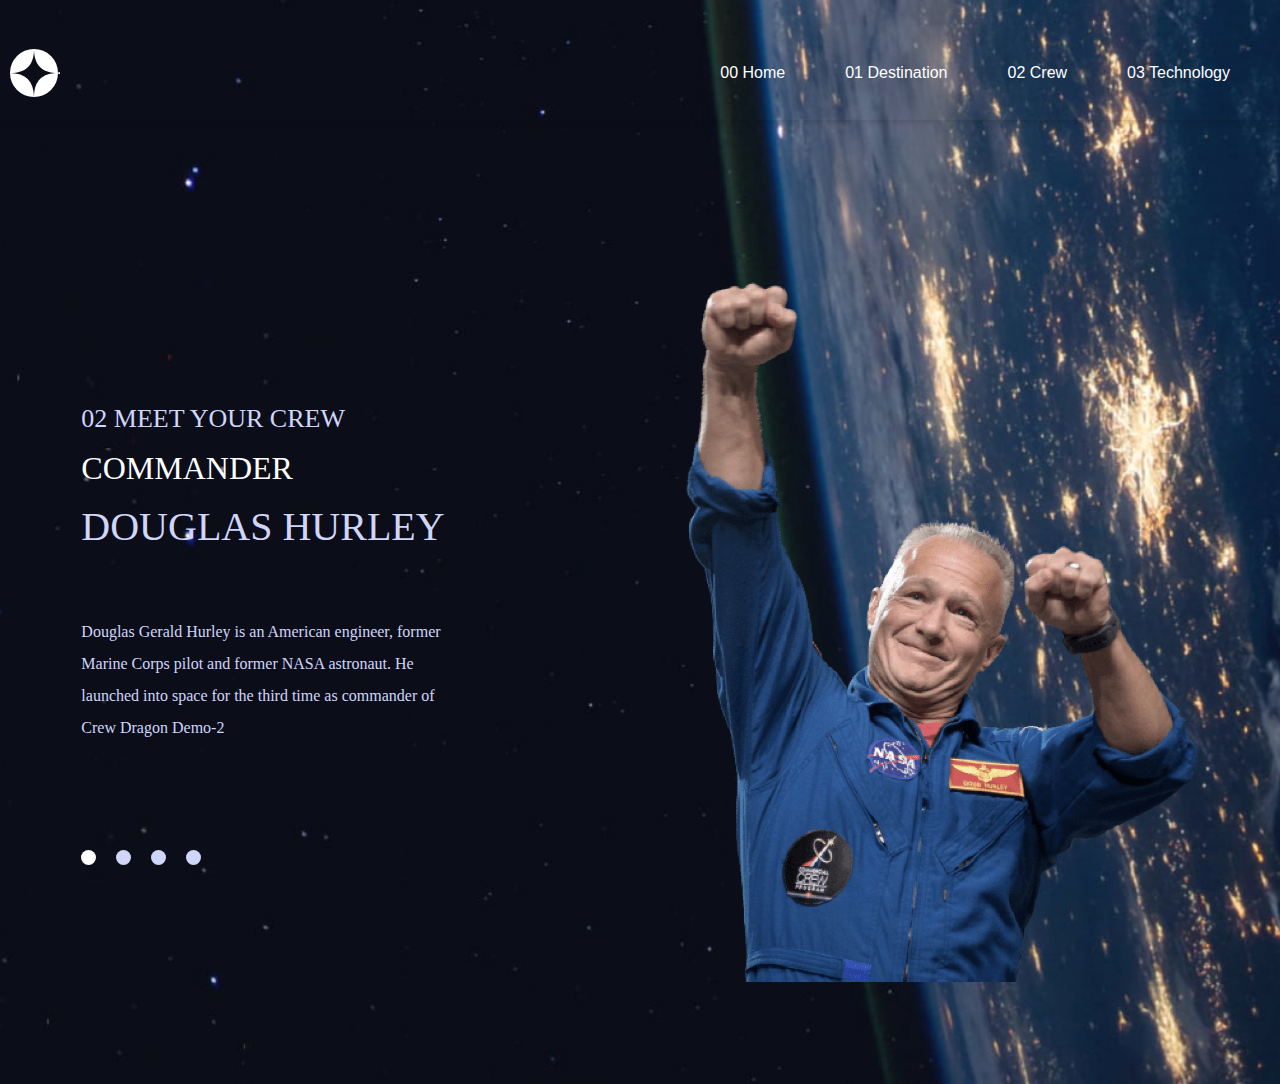
<file: My project/crew-commander.html>
<!DOCTYPE html>
<html lang="en">
<head>
  <meta charset="UTF-8">
  <meta name="viewport" content="width=device-width, initial-scale=1.0">

  <link rel="icon" type="image/png" sizes="32x32" href="./assets/favicon-32x32.png">
  <link rel="stylesheet" href="style.css">
  
  <title>Frontend Mentor | Space tourism website</title>
</head>
<body>

  <div class="containers">
    <!--- navbar-->
    <nav>
      <ul>
        <li>
          <a class="navbrand" href="home.html">
            <img src="./assets/icons/logo.svg" width="48" height="48"><hr></a>
        </li>
        <li class="hideOnMobile"><a class="active" href="index.html"> 00 Home</a></li>
        <li class="hideOnMobile"><a  href="destination-moon.html">01 Destination</a></li>
        <li class="hideOnMobile"><a href="crew-commander.html"> 02 Crew</a></li>
        <li class="hideOnMobile"><a href="technology-capsule.html">  03 Technology</a></li>
        <li class="menu-button" onclick= showsidebar()><a href="#"><img src="./assets/icons/icon-hamburger.svg" alt="" width="26" height="26"></a></li>
      </ul>
      <ul class="sidebar">
        <li onclick= hidesidebar()>
          <a href="#">
            <img src="./assets/icons/icon-close.svg" alt="" width="25" height="25"></a>
        </li>
        <li><a class="active" href="index.html"> 00 Home</a></li>
        <li><a  href="destination-moon.html">01 Destination</a></li>
        <li><a href="crew-commander.html"> 02 Crew</a></li>
        <li><a href="technology-capsule.html">  03 Technology</a></li>
      </ul>
    </nav>

    <section class="section">
      <div class="section3">
        <h5> <span>02</span> MEET YOUR CREW</h5>
        <h4>COMMANDER</h4>
        <h3>DOUGLAS HURLEY</h3>
      <p>Douglas Gerald Hurley is an American engineer, former<br>Marine Corps pilot 
       and former NASA astronaut. He<br> launched into space for the third time as 
       commander of<br>Crew Dragon Demo-2</p>
        <div class="crew-button">
        <a class="rounded-anchor" href="crew-commander.html" shape = "circle"><i>sitelogo</i></a>
        <a class="rounded-anchor" href="crew-specialist.html" style="background-color: #D0D6F9;" shape = "circle"><i>sitelogo</i></a>
        <a class="rounded-anchor" href="crew-pilot.html" style="background-color: #D0D6F9;" shape = "circle"><i>sitelogo</i></a>
        <a class="rounded-anchor" href="crew-engineer.html" style="background-color: #D0D6F9;" shape = "circle"><i>sitelogo</i></a>
        </div>
      </div>
      <div class="section4">
        <img class="here" src="./assets/crew/image-douglas-hurley.png" width="" height="">
      </div>
    </section>
  </div>

<script src="javascript.js"></script>
</body>
</html>
</file>
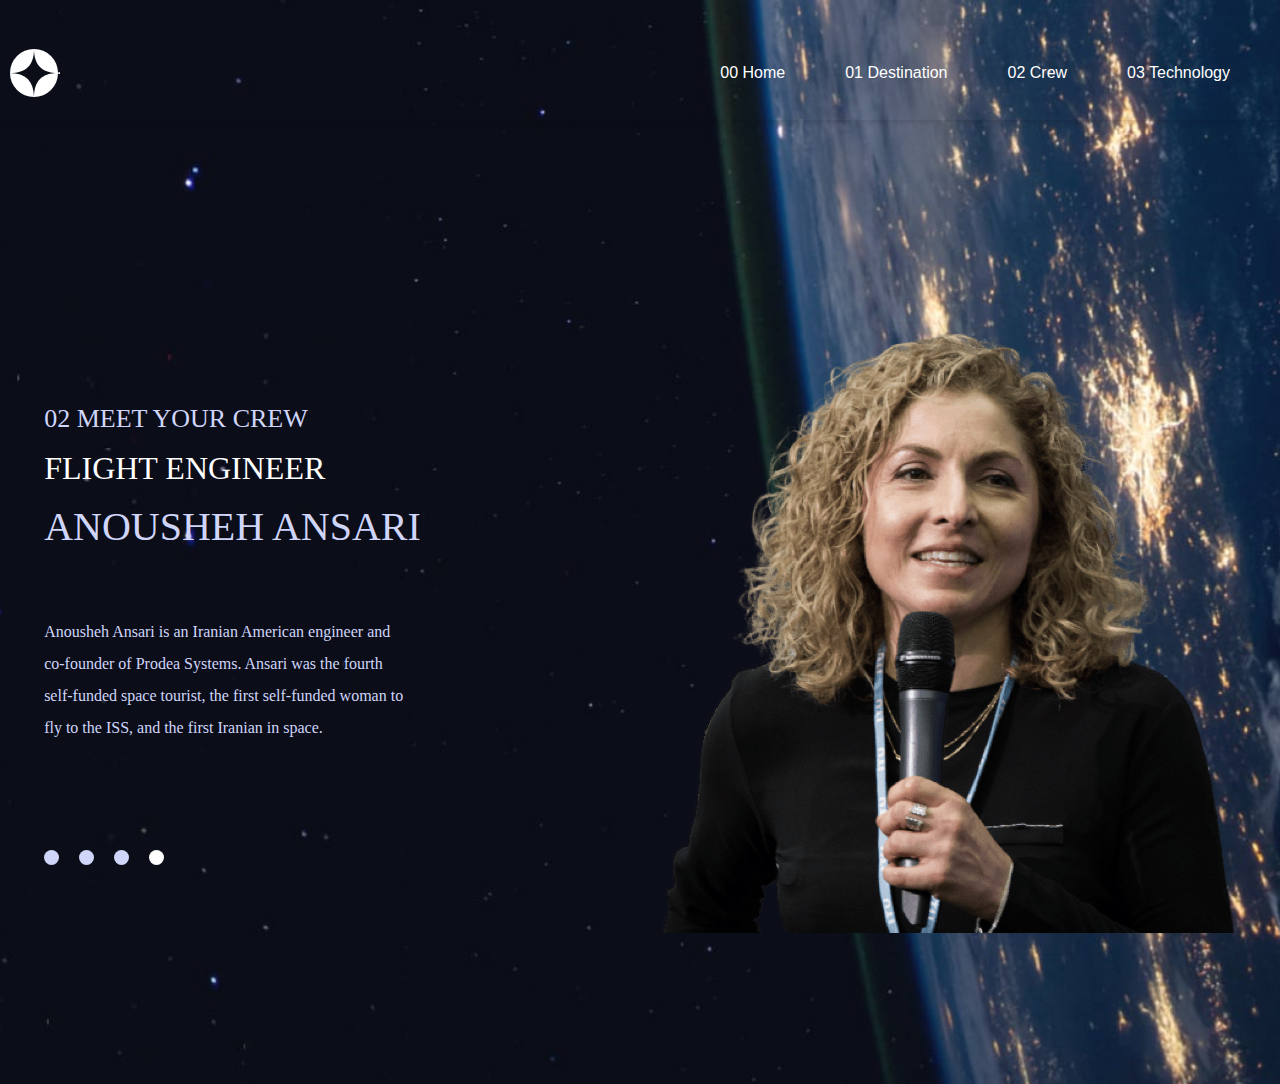
<file: My project/crew-engineer.html>
<!DOCTYPE html>
<html lang="en">
<head>
  <meta charset="UTF-8">
  <meta name="viewport" content="width=device-width, initial-scale=1.0">

  <link rel="icon" type="image/png" sizes="32x32" href="./assets/favicon-32x32.png">
  <link rel="stylesheet" href="style.css">
  
  <title>Frontend Mentor | Space tourism website</title>
</head>
<body>

  <div class="containers">
    <!--- navbar-->
    <nav>
      <ul>
        <li>
          <a class="navbrand" href="home.html">
            <img src="./assets/icons/logo.svg" width="48" height="48"><hr></a>
        </li>
        <li class="hideOnMobile"><a class="active" href="index.html"> 00 Home</a></li>
        <li class="hideOnMobile"><a  href="destination-moon.html">01 Destination</a></li>
        <li class="hideOnMobile"><a href="crew-commander.html"> 02 Crew</a></li>
        <li class="hideOnMobile"><a href="technology-capsule.html">  03 Technology</a></li>
        <li class="menu-button" onclick= showsidebar()><a href="#"><img src="./assets/icons/icon-hamburger.svg" alt="" width="26" height="26"></a></li>
      </ul>
      <ul class="sidebar">
        <li onclick= hidesidebar()>
          <a href="#">
            <img src="./assets/icons/icon-close.svg" alt="" width="25" height="25"></a>
        </li>
        <li><a class="active" href="index.html"> 00 Home</a></li>
        <li><a  href="destination-moon.html">01 Destination</a></li>
        <li><a href="crew-commander.html"> 02 Crew</a></li>
        <li><a href="technology-capsule.html">  03 Technology</a></li>
      </ul>
    </nav>

    <section class="section">
      <div class="section3">
        <h5> <span>02</span> MEET YOUR CREW</h5>
        <h4>FLIGHT ENGINEER</h4>
        <h3>ANOUSHEH ANSARI</h3>
      <p> Anousheh Ansari is an Iranian American engineer and<br>co-founder of Prodea Systems. 
        Ansari was the fourth<br> self-funded space tourist, the first self-funded woman to<br>fly to the ISS, and the first Iranian in space.</p>
        <div class="crew-button">
        <a class="rounded-anchor" href="crew-commander.html" style="background-color: #D0D6F9;" shape = "circle"><i>sitelogo</i></a>
        <a class="rounded-anchor" href="crew-specialist.html" style="background-color: #D0D6F9;" shape = "circle"><i>sitelogo</i></a>
        <a class="rounded-anchor" href="crew-pilot.html" style="background-color: #D0D6F9;"  shape = "circle"><i>sitelogo</i></a>
        <a class="rounded-anchor" href="crew-engineer.html" shape = "circle"><i>sitelogo</i></a>
        </div>
      </div>
      <div class="section4">
        <img class="here" src="./assets/crew/image-anousheh-ansari.png" width="" height="">
      </div>
    </section>
  </div>

<script src="javascript.js"></script>
</body>
</html>
</file>
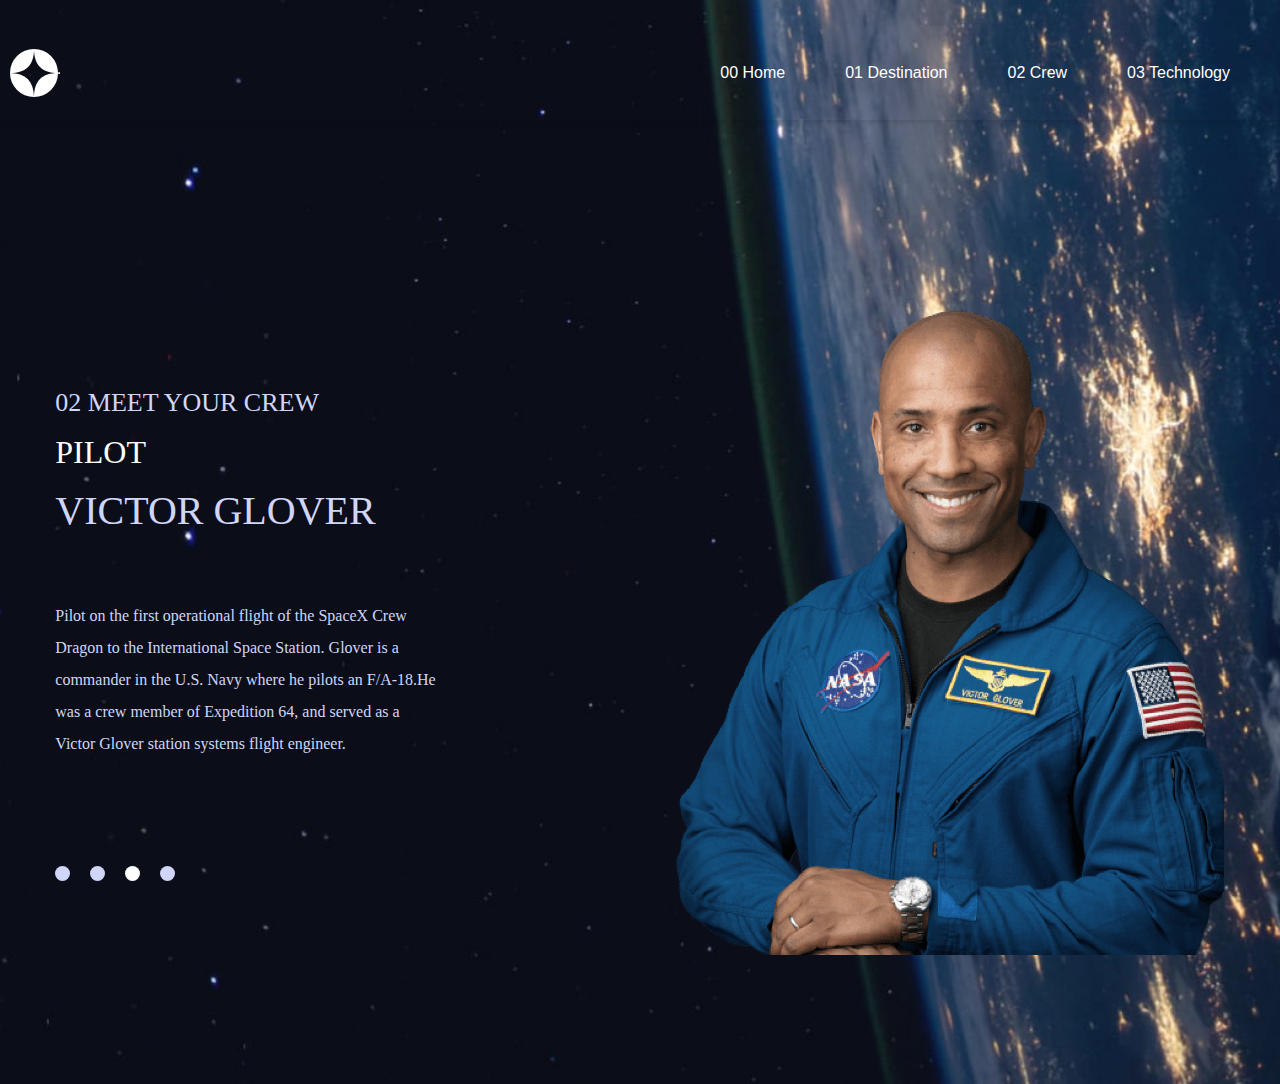
<file: My project/crew-pilot.html>
<!DOCTYPE html>
<html lang="en">
<head>
  <meta charset="UTF-8">
  <meta name="viewport" content="width=device-width, initial-scale=1.0">

  <link rel="icon" type="image/png" sizes="32x32" href="./assets/favicon-32x32.png">
  <link rel="stylesheet" href="style.css">
  
  <title>Frontend Mentor | Space tourism website</title>
</head>
<body>

  <div class="containers">
    <!--- navbar-->
    <nav>
      <ul>
        <li>
          <a class="navbrand" href="home.html">
            <img src="./assets/icons/logo.svg" width="48" height="48"><hr></a>
        </li>
        <li class="hideOnMobile"><a class="active" href="index.html"> 00 Home</a></li>
        <li class="hideOnMobile"><a  href="destination-moon.html">01 Destination</a></li>
        <li class="hideOnMobile"><a href="crew-commander.html"> 02 Crew</a></li>
        <li class="hideOnMobile"><a href="technology-capsule.html">  03 Technology</a></li>
        <li class="menu-button" onclick= showsidebar()><a href="#"><img src="./assets/icons/icon-hamburger.svg" alt="" width="26" height="26"></a></li>
      </ul>
      <ul class="sidebar">
        <li onclick= hidesidebar()>
          <a href="#">
            <img src="./assets/icons/icon-close.svg" alt="" width="25" height="25"></a>
        </li>
        <li><a class="active" href="index.html"> 00 Home</a></li>
        <li><a  href="destination-moon.html">01 Destination</a></li>
        <li><a href="crew-commander.html"> 02 Crew</a></li>
        <li><a href="technology-capsule.html">  03 Technology</a></li>
      </ul>
    </nav>

    <section class="section">
      <div class="section3">
        <h5> <span>02</span> MEET YOUR CREW</h5>
        <h4>PILOT</h4>
        <h3>VICTOR GLOVER</h3>
      <p>Pilot on the first operational flight of the SpaceX Crew<br> Dragon to the 
        International Space Station. Glover is a<br>  commander in the U.S. Navy where 
        he pilots an F/A-18.He<br> was a crew member of Expedition 64, and served as a <br> Victor Glover 
        station systems flight engineer.</p>
        <div class="crew-button">
        <a class="rounded-anchor" href="crew-commander.html" style="background-color: #D0D6F9;" shape = "circle"><i>sitelogo</i></a>
        <a class="rounded-anchor" href="crew-specialist.html" style="background-color: #D0D6F9;" shape = "circle"><i>sitelogo</i></a>
        <a class="rounded-anchor" href="crew-pilot.html" shape = "circle"><i>sitelogo</i></a>
        <a class="rounded-anchor" href="crew-engineer.html" style="background-color: #D0D6F9;" shape = "circle"><i>sitelogo</i></a>
        </div>
      </div>
      <div class="section4">
        <img class="here"  src="./assets/crew/image-victor-glover.png" width="" height="">
      </div>
    </section>
  </div>

<script src="javascript.js"></script>
</body>
</html>
 
 
</body>
</html>
</file>
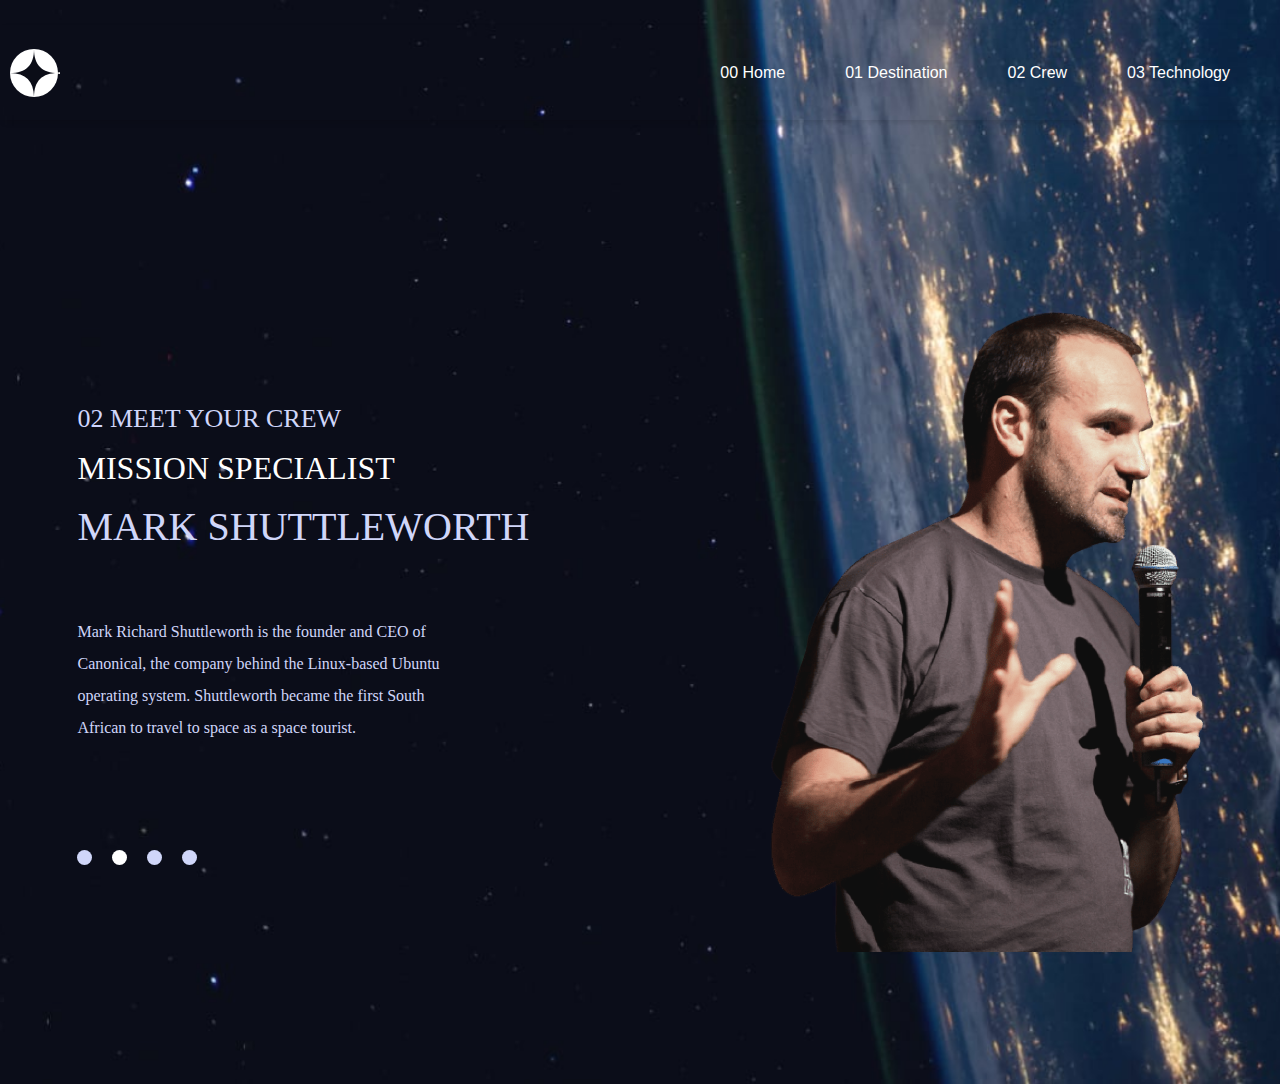
<file: My project/crew-specialist.html>
<!DOCTYPE html>
<html lang="en">
<head>
  <meta charset="UTF-8">
  <meta name="viewport" content="width=device-width, initial-scale=1.0">

  <link rel="icon" type="image/png" sizes="32x32" href="./assets/favicon-32x32.png">
  <link rel="stylesheet" href="style.css">
  
  <title>Frontend Mentor | Space tourism website</title>
</head>
<body>

  <div class="containers">
    <!--- navbar-->
    <nav>
      <ul>
        <li>
          <a class="navbrand" href="home.html">
            <img src="./assets/icons/logo.svg" width="48" height="48"><hr></a>
        </li>
        <li class="hideOnMobile"><a class="active" href="index.html"> 00 Home</a></li>
        <li class="hideOnMobile"><a  href="destination-moon.html">01 Destination</a></li>
        <li class="hideOnMobile"><a href="crew-commander.html"> 02 Crew</a></li>
        <li class="hideOnMobile"><a href="technology-capsule.html">  03 Technology</a></li>
        <li class="menu-button" onclick= showsidebar()><a href="#"><img src="./assets/icons/icon-hamburger.svg" alt="" width="26" height="26"></a></li>
      </ul>
      <ul class="sidebar">
        <li onclick= hidesidebar()>
          <a href="#">
            <img src="./assets/icons/icon-close.svg" alt="" width="25" height="25"></a>
        </li>
        <li><a class="active" href="index.html"> 00 Home</a></li>
        <li><a  href="destination-moon.html">01 Destination</a></li>
        <li><a href="crew-commander.html"> 02 Crew</a></li>
        <li><a href="technology-capsule.html">  03 Technology</a></li>
      </ul>
    </nav>

    <section class="section">
      <div class="section3">
        <h5> <span>02</span> MEET YOUR CREW</h5>
        <h4>MISSION SPECIALIST</h4>
        <h3>MARK SHUTTLEWORTH</h3>
      <p> Mark Richard Shuttleworth is the founder and CEO of <br> Canonical, the company behind 
        the Linux-based Ubuntu<br>operating system. Shuttleworth became the first South<br> 
        African to travel to space as a space tourist.</p>
        <div class="crew-button">
          <a class="rounded-anchor" href="crew-commander.html" style="background-color: #D0D6F9;" shape = "circle"><i>sitelogo</i></a>
          <a class="rounded-anchor" href="crew-specialist.html" shape = "circle"><i>sitelogo</i></a>
          <a class="rounded-anchor" href="crew-pilot.html" style="background-color: #D0D6F9;" shape = "circle"><i>sitelogo</i></a>
          <a class="rounded-anchor" href="crew-engineer.html" style="background-color: #D0D6F9;" shape = "circle"><i>sitelogo</i></a>
        </div>
      </div>
      <div class="section4">
        <img class="mark" src="./assets/crew/image-mark-shuttleworth.png" width="" height="">
      </div>
    </section>
  </div>

<script src="javascript.js"></script>
</body>
</html>
</file>
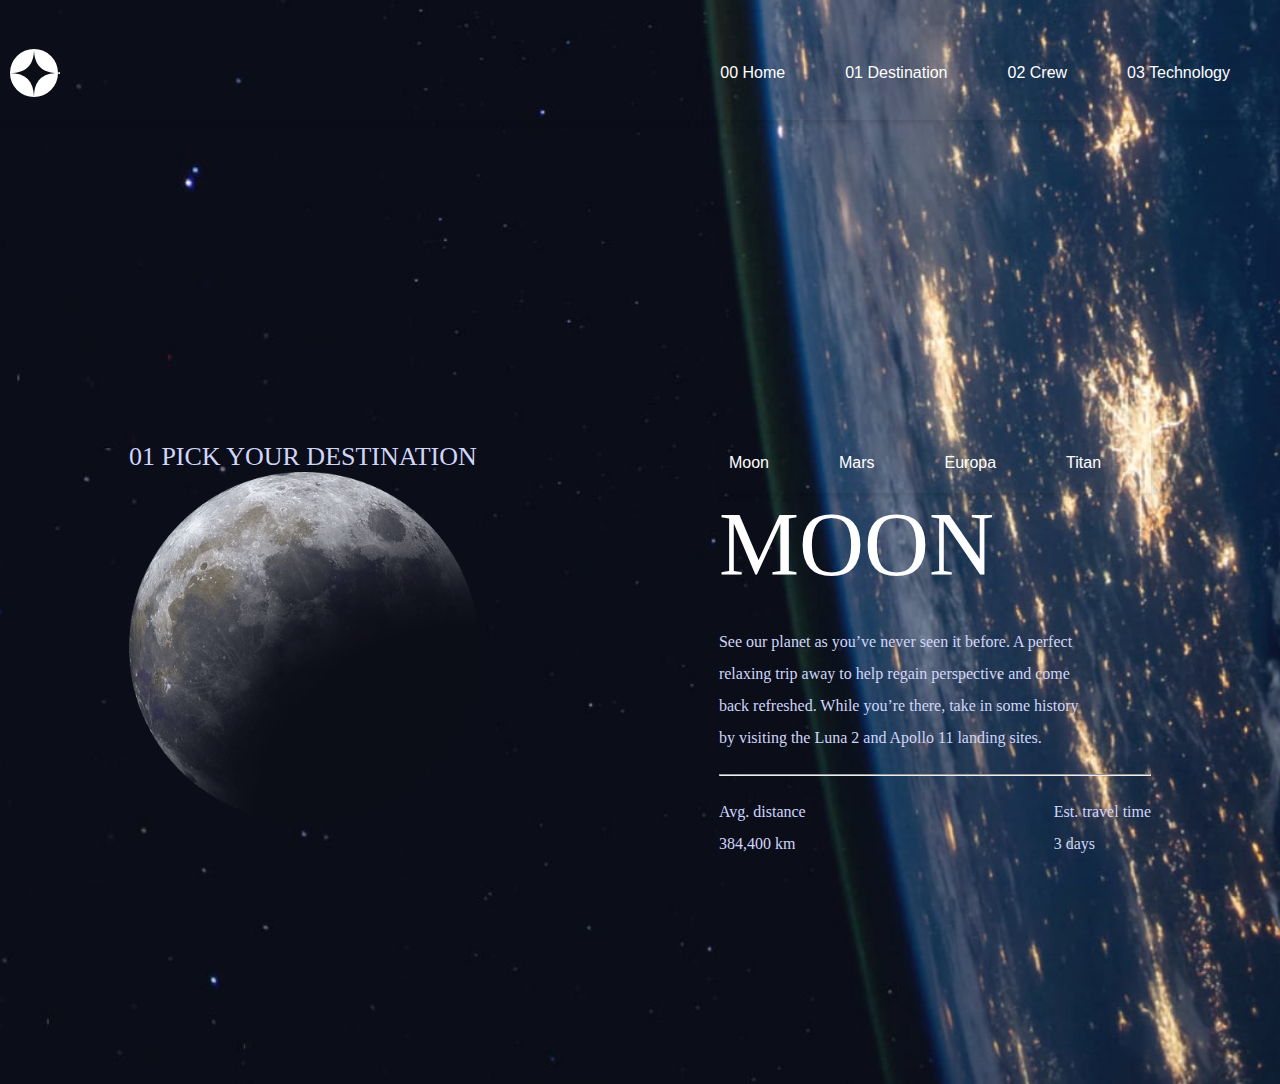
<file: My project/destination-moon.html>
<!DOCTYPE html>
<html lang="en">
<head>
  <meta charset="UTF-8">
  <meta name="viewport" content="width=device-width, initial-scale=1.0">

  <link rel="icon" type="image/png" sizes="32x32" href="./assets/favicon-32x32.png">
  <link rel="stylesheet" href="style.css">
  
  <title>Frontend Mentor | Space tourism website</title>
</head>
<body>

  <div class="containers">
    <!--- navbar-->
    <nav>
      <ul>
        <li>
          <a class="navbrand" href="home.html">
            <img src="./assets/icons/logo.svg" width="48" height="48"><hr></a>
        </li>
        <li class="hideOnMobile"><a class="active" href="index.html"> 00 Home</a></li>
        <li class="hideOnMobile"><a  href="destination-moon.html">01 Destination</a></li>
        <li class="hideOnMobile"><a href="crew-commander.html"> 02 Crew</a></li>
        <li class="hideOnMobile"><a href="technology-capsule.html">  03 Technology</a></li>
        <li class="menu-button" onclick= showsidebar()><a href="#"><img src="./assets/icons/icon-hamburger.svg" alt="" width="26" height="26"></a></li>
      </ul>
      <ul class="sidebar">
        <li onclick= hidesidebar()>
          <a href="#">
            <img src="./assets/destination/image-moon.png" alt="" width="25" height="25"></a>
        </li>
        <li><a class="active" href="index.html"> 00 Home</a></li>
        <li><a  href="destination-moon.html">01 Destination</a></li>
        <li><a href="crew-commander.html"> 02 Crew</a></li>
        <li><a href="technology-capsule.html">  03 Technology</a></li>
      </ul>
    </nav>

    <section class="section">
      <div class="section1">
        <h5> <span>01</span> PICK YOUR DESTINATION</h5>
        <img src="./assets/destination/image-moon.png" width="" height="">
      </div>
      <div class="section2">
        <nav class="navbar">
          <ul>
            <li><a class="active" href="destination-moon.html">Moon</a></li>
            <li><a  href="destination-mars.html">Mars</a></li>
            <li><a href="destination-europa.html">Europa</a></li>
            <li><a href="destination-titan.html"> Titan</a></li>
          </ul>
        </nav>
        <h2>MOON</h2>
      <p> See our planet as you’ve never seen it before. A perfect <br> relaxing trip away to help 
        regain perspective and come<br> back refreshed. While you’re there, take in some history<br> 
        by visiting the Luna 2 and Apollo 11 landing sites.</p>
        <hr>
        <div class="sub">
          <p><span>Avg. distance</span><br> 384,400 km</p>
          <p><span>Est. travel time</span><br> 3 days</p>
        </div>
      </div>
    </section>
  </div>

<script src="javascript.js"></script>
</body>
</html>
</file>
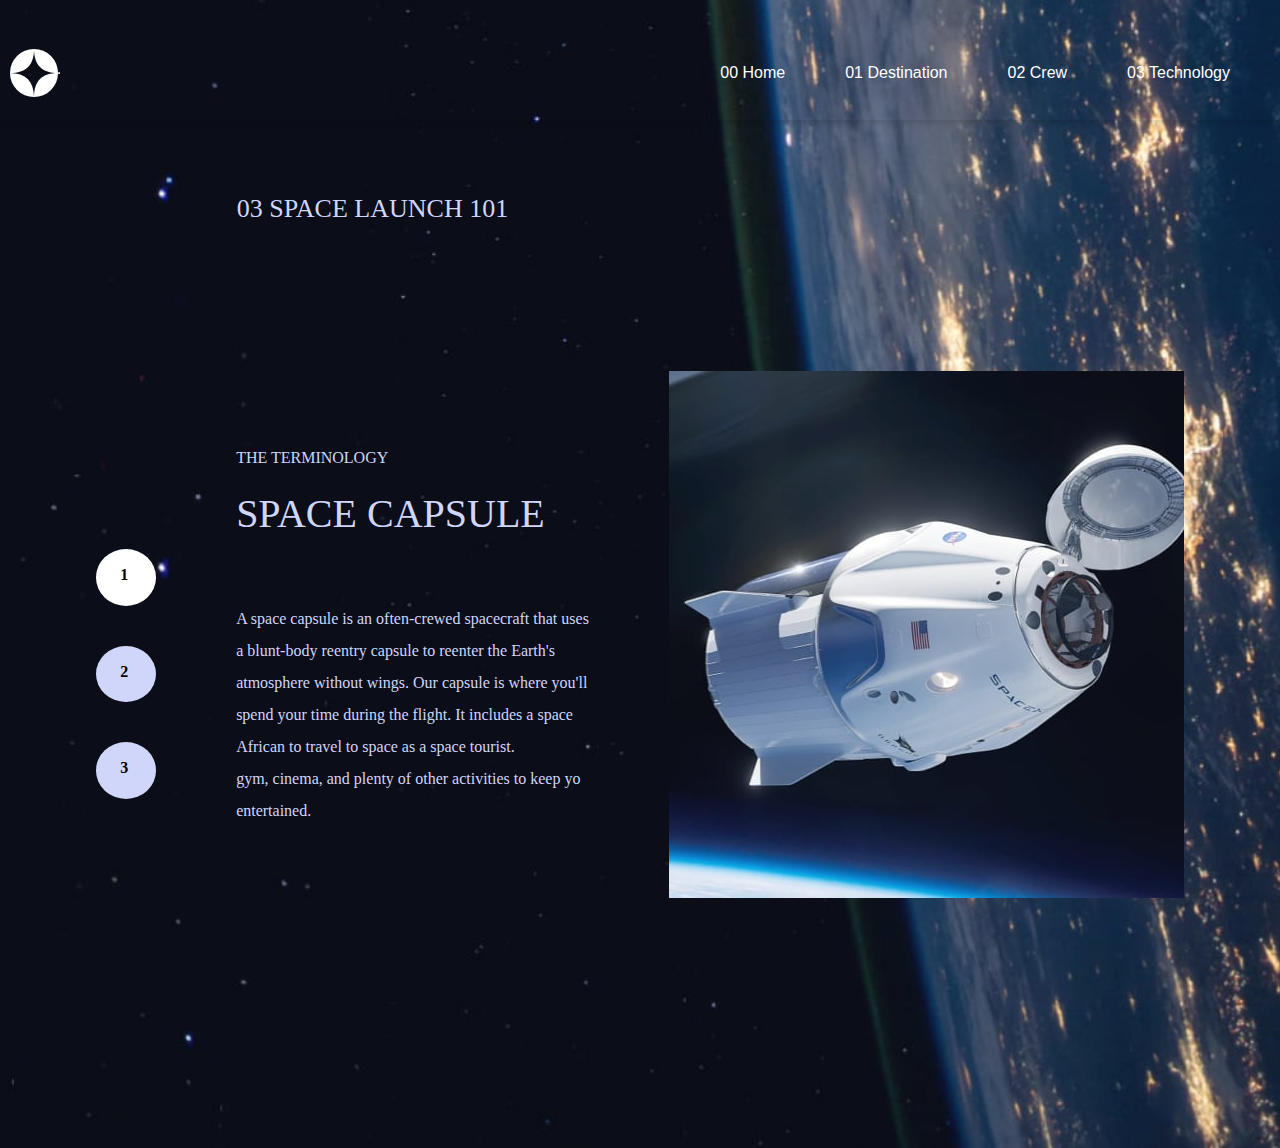
<file: My project/technology-capsule.html>
<!DOCTYPE html>
<html lang="en">
<head>
  <meta charset="UTF-8">
  <meta name="viewport" content="width=device-width, initial-scale=1.0">

  <link rel="icon" type="image/png" sizes="32x32" href="./assets/favicon-32x32.png">
  <link rel="stylesheet" href="style.css">
  
  <title>Frontend Mentor | Space tourism website</title>
</head>
<body>

  <div class="containers">
    <!--- navbar-->
    <nav>
      <ul>
        <li>
          <a class="navbrand" href="home.html">
            <img src="./assets/icons/logo.svg" width="48" height="48"><hr></a>
        </li>
        <li class="hideOnMobile"><a class="active" href="index.html"> 00 Home</a></li>
        <li class="hideOnMobile"><a  href="destination-moon.html">01 Destination</a></li>
        <li class="hideOnMobile"><a href="crew-commander.html"> 02 Crew</a></li>
        <li class="hideOnMobile"><a href="technology-capsule.html">  03 Technology</a></li>
        <li class="menu-button" onclick= showsidebar()><a href="#"><img src="./assets/icons/icon-hamburger.svg" alt="" width="26" height="26"></a></li>
      </ul>
      <ul class="sidebar">
        <li onclick= hidesidebar()>
          <a href="#">
            <img src="./assets/icons/icon-close.svg" alt="" width="25" height="25"></a>
        </li>
        <li><a class="active" href="index.html"> 00 Home</a></li>
        <li><a  href="destination-moon.html">01 Destination</a></li>
        <li><a href="crew-commander.html"> 02 Crew</a></li>
        <li><a href="technology-capsule.html">  03 Technology</a></li>
      </ul>
    </nav>

    <section class="capsule section">
      <div class="crew-button1">
        <a class="rounded-anchor" href="technology-capsule.html"  shape = "circle"><span>1</span></a>
        <a class="rounded-anchor" href="technology-spaceport.html" style="background-color: #D0D6F9;" shape = "circle"><span>2</span></a>
        <a class="rounded-anchor" href="technology-vehicle.html" style="background-color: #D0D6F9;" shape = "circle"><span>3</span></a>
      </div>
      <div class="section3 capsule1">
        <h5> <span>03</span> SPACE LAUNCH 101</h5>
        <p>THE TERMINOLOGY</p>
        <h3>SPACE CAPSULE</h3>
      <p> A space capsule is an often-crewed spacecraft that uses<br> a blunt-body reentry 
        capsule to reenter the Earth's<br>atmosphere without wings. Our capsule is where 
        you'll<br>spend your time during the flight. It includes a space<br>
        African to travel to space as a space tourist.<br>gym, cinema, 
        and plenty of other activities to keep yo<br>entertained.</p>
      </div>
      <div class="section4 capsule2">
        <img class="image1" src="./assets/technology/image-space-capsule-portrait.jpg" width="" height="">
        <img class="image2" src="./assets/technology/image-space-capsule-landscape.jpg" width="100%" height="auto">
      </div>
    </section>
  </div>

<script src="javascript.js"></script>
</body>
</html>
</file>
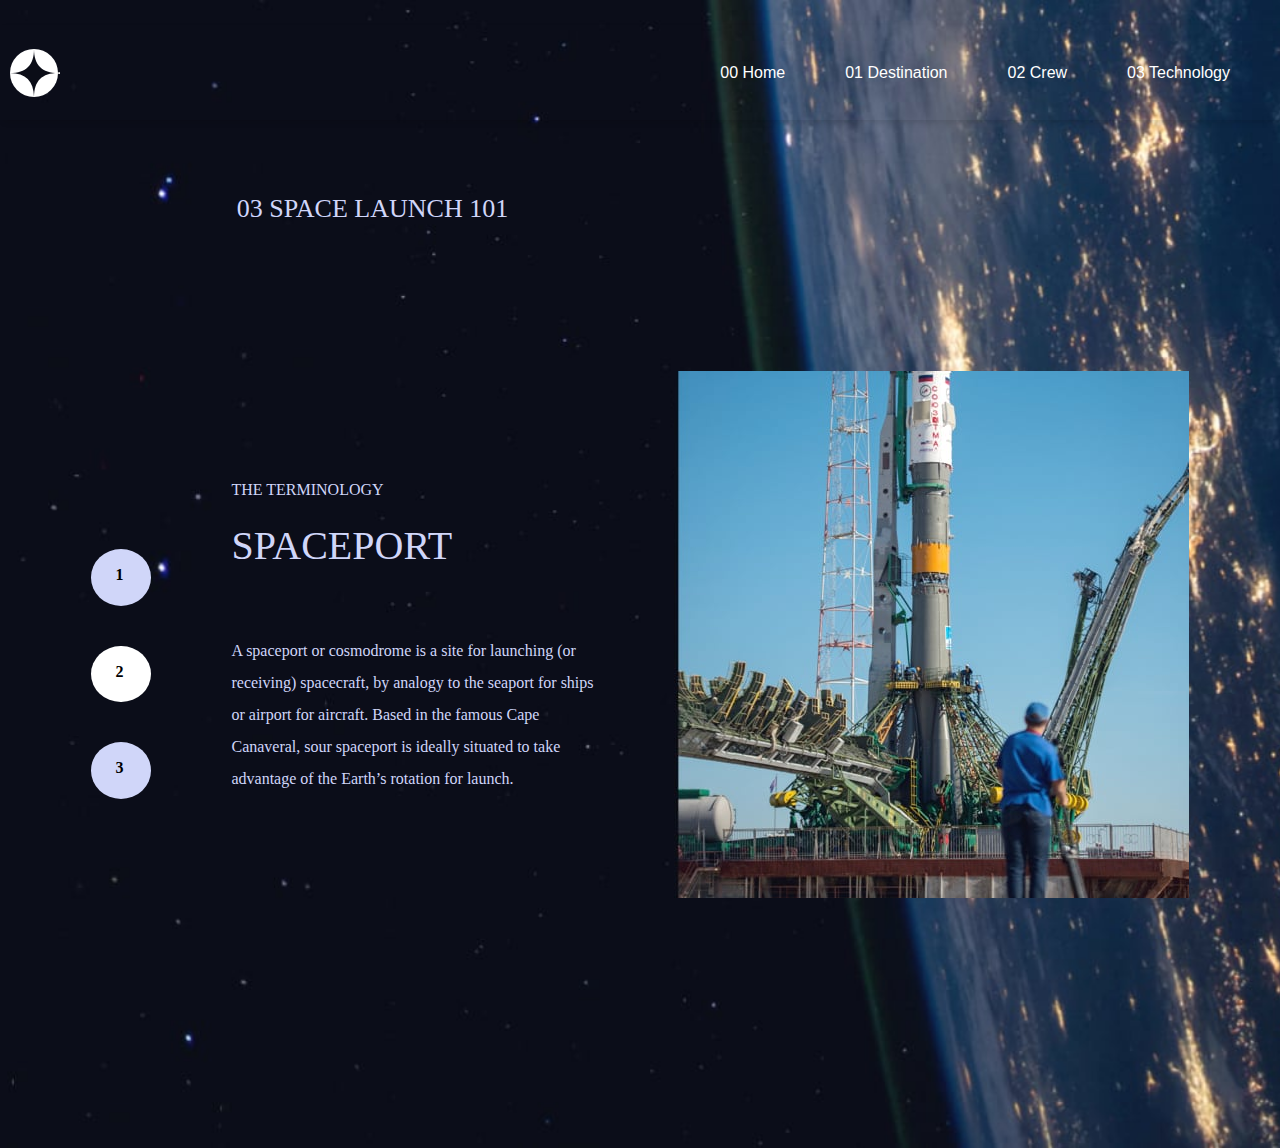
<file: My project/technology-spaceport.html>
<!DOCTYPE html>
<html lang="en">
<head>
  <meta charset="UTF-8">
  <meta name="viewport" content="width=device-width, initial-scale=1.0">

  <link rel="icon" type="image/png" sizes="32x32" href="./assets/favicon-32x32.png">
  <link rel="stylesheet" href="style.css">
  
  <title>Frontend Mentor | Space tourism website</title>
</head>
<body>

  <div class="containers">
    <!--- navbar-->
    <nav>
      <ul>
        <li>
          <a class="navbrand" href="home.html">
            <img src="./assets/icons/logo.svg" width="48" height="48"><hr></a>
        </li>
        <li class="hideOnMobile"><a class="active" href="index.html"> 00 Home</a></li>
        <li class="hideOnMobile"><a  href="destination-moon.html">01 Destination</a></li>
        <li class="hideOnMobile"><a href="crew-commander.html"> 02 Crew</a></li>
        <li class="hideOnMobile"><a href="technology-capsule.html">  03 Technology</a></li>
        <li class="menu-button" onclick= showsidebar()><a href="#"><img src="./assets/icons/icon-hamburger.svg" alt="" width="26" height="26"></a></li>
      </ul>
      <ul class="sidebar">
        <li onclick= hidesidebar()>
          <a href="#">
            <img src="./assets/icons/icon-close.svg" alt="" width="25" height="25"></a>
        </li>
        <li><a class="active" href="index.html"> 00 Home</a></li>
        <li><a  href="destination-moon.html">01 Destination</a></li>
        <li><a href="crew-commander.html"> 02 Crew</a></li>
        <li><a href="technology-capsule.html">  03 Technology</a></li>
      </ul>
    </nav>

    <section class="capsule">
      <div class="crew-button1">
        <a class="rounded-anchor" href="technology-capsule.html" style="background-color: #D0D6F9;" shape = "circle"><span>1</span></a>
        <a class="rounded-anchor" href="technology-spaceport.html" shape = "circle"><span>2</span></a>
        <a class="rounded-anchor" href="technology-vehicle.html" style="background-color: #D0D6F9;" shape = "circle"><span>3</span></a>
      </div>
      <div class="section3 capsule1">
        <h5> <span>03</span> SPACE LAUNCH 101</h5>
        <p>THE TERMINOLOGY</p>
        <h3>SPACEPORT</h3>
      <p> A spaceport or cosmodrome is a site for launching (or<br> receiving) spacecraft, 
        by analogy to the seaport for ships<br>or airport for aircraft. Based in the 
        famous Cape<br> Canaveral, sour spaceport is ideally situated to take<br>advantage 
        of the Earth’s rotation for launch.</p>
      </div>
      <div class="section4 capsule2">
        <img class="image1" src="./assets/technology/image-spaceport-portrait.jpg" width="" height="">
        <img class="image2" src="./assets/technology/image-spaceport-landscape.jpg" width="" height="">
      </div>
    </section>
  </div>

<script src="javascript.js"></script>
</body>
</html>
</file>
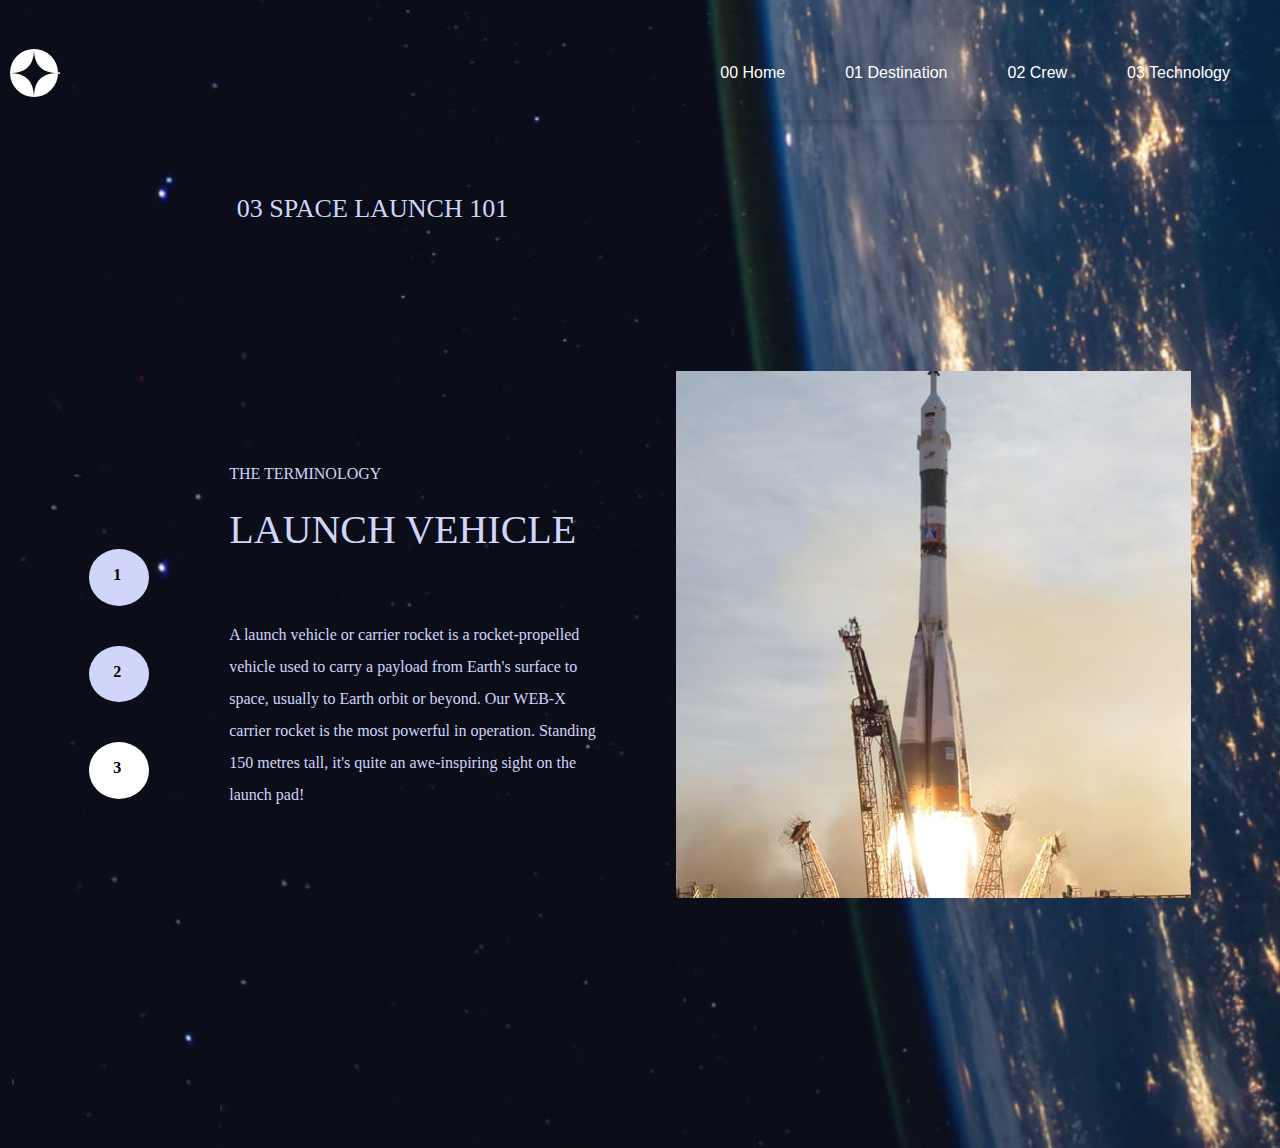
<file: My project/technology-vehicle.html>
<!DOCTYPE html>
<html lang="en">
<head>
  <meta charset="UTF-8">
  <meta name="viewport" content="width=device-width, initial-scale=1.0">

  <link rel="icon" type="image/png" sizes="32x32" href="./assets/favicon-32x32.png">
  <link rel="stylesheet" href="style.css">
  
  <title>Frontend Mentor | Space tourism website</title>
</head>
<body>

  <div class="containers">
    <!--- navbar-->
    <nav>
      <ul>
        <li>
          <a class="navbrand" href="home.html">
            <img src="./assets/icons/logo.svg" width="48" height="48"><hr></a>
        </li>
        <li class="hideOnMobile"><a class="active" href="index.html"> 00 Home</a></li>
        <li class="hideOnMobile"><a  href="destination-moon.html">01 Destination</a></li>
        <li class="hideOnMobile"><a href="crew-commander.html"> 02 Crew</a></li>
        <li class="hideOnMobile"><a href="technology-capsule.html">  03 Technology</a></li>
        <li class="menu-button" onclick= showsidebar()><a href="#"><img src="./assets/icons/icon-hamburger.svg" alt="" width="26" height="26"></a></li>
      </ul>
      <ul class="sidebar">
        <li onclick= hidesidebar()>
          <a href="#">
            <img src="./assets/icons/icon-close.svg" alt="" width="25" height="25"></a>
        </li>
        <li><a class="active" href="index.html"> 00 Home</a></li>
        <li><a  href="destination-moon.html">01 Destination</a></li>
        <li><a href="crew-commander.html"> 02 Crew</a></li>
        <li><a href="technology-capsule.html">  03 Technology</a></li>
      </ul>
    </nav>

    <section class="capsule">
      <div class="crew-button1">
        <a class="rounded-anchor" href="technology-capsule.html" style="background-color: #D0D6F9;" shape = "circle"><span>1</span></a>
        <a class="rounded-anchor" href="technology-spaceport.html" style="background-color: #D0D6F9;" shape = "circle"><span>2</span></a>
        <a class="rounded-anchor" href="technology-vehicle.html" shape = "circle"><span>3</span></a>
      </div>
      <div class="section3 capsule1">
        <h5> <span>03</span> SPACE LAUNCH 101</h5>
        <p>THE TERMINOLOGY</p>
        <h3>LAUNCH VEHICLE</h3>
      <p> A launch vehicle or carrier rocket is a rocket-propelled<br> vehicle used to carry a 
        payload from Earth's surface to<br> space, usually to Earth orbit or beyond. Our 
        WEB-X<br>carrier rocket is the most powerful in operation. Standing<br>150 metres tall, 
        it's quite an awe-inspiring sight on the<br>launch pad!</p>
      </div>
      <div class="section4 capsule2">
        <img class="image1" src="./assets/technology/image-launch-vehicle-portrait.jpg" width="" height="">
        <img class="image2" src="./assets/technology/image-launch-vehicle-landscape.jpg" width="100%" height="">
      </div>
    </section>
  </div>

<script src="javascript.js"></script>
</body>
</html>

      
</body>
</html>
</file>
<file: My project/style.css>
*{
    margin: 0;
    padding: 0;
}

body{
    background-image: url(assets/home/background-home-desktop.jpg);
    background-repeat: no-repeat;
    background-position: center;
    background-size: cover;
    height: auto;
}

p{
    color: white;
    line-height: 2rem;
    color: #D0D6F9;

}

h1, h2, h3, h4, h5, p {
    font-family: "Bellefair", serif;
    font-weight: 400;
    font-style: normal;
} 
  

h1 {
    font-size: 140px;
}

h2{
    color: white;
    margin-bottom: 30px;
    font-size: 90px;
}

h3{
    color: white;
    margin-bottom: 50px;
    font-size: 54px;
}

h4 {
    color: white;
    font-size: 32px;
}

h5{
    font-size: 26px;
    color: white;
    letter-spacing: 4.75;
    color: #D0D6F9;
    margin-bottom: 0;
}

span{
    color: #cfd6ff;
}

h1, hr {
    color: white;
    margin: 20px 0;
}

.containers{
    width: 100%;
  
}

nav {
    box-shadow: 3px 3px 5px rgba(0, 0, 0, 0.1);
    margin-top: 25px;
}

nav ul {
    display: flex;
    width: 100%;
    list-style: none;
    justify-content: flex-end;
    align-items: center;
    color: white;
    list-style: none;
    height: 95px;
}

nav a{
    height: 100%;
    padding: 0 10px;
    text-decoration: none;
    display: flex;
    align-items: center;
    color: white;
    margin-right: 40px;
    font-size: 16px;
    font-family: 'Trebuchet MS', 'Lucida Sans Unicode', 'Lucida Grande', 'Lucida Sans', Arial, sans-serif;
}

nav li:first-child {
    margin-right: auto;
}


.sidebar {
    position: fixed;
    top: 0;
    right: 0;
    height: 100vh;
    width: 250px;
    z-index: 999;
    background-color: rgb(103, 101, 101);
    box-shadow: -10px 0 10px rgba(0, 0, 0, 0.1);
    display: none;
    flex-direction: column;
    align-items: flex-start;
    justify-content: flex-start; 
    gap: 30px;
}

.sidebar li{
    width: 100%;
    margin-left: 20px;
}
.sidebar a{
    width: 100%;
}

.menu-button{
    display: none;
}

.menu-button{
    display: none;
}


section{
    display: flex;
    height: 100vh;
    align-items: center;
    justify-content: center;
    gap: 15rem;
    margin-top: 5%;
}

.heading5 {
    margin-bottom: 40px;
    color: white;
}

.section3 {
    gap: 1rem;
    display: flex;
    flex-direction: column;
}

.section1 img {
    width: 350px;
    height: 350px;
}
.section2 button{
    border-radius: 100%;
    width: 274px;
    height: 274px;
    font-size: xx-large;
    border-color: white;
    box-shadow: 3px 3px 5px rgba(0, 0, 0, 0.3);
}

.navbar ul {
    display: flex;
    justify-content: center;
    gap: 10px;
    background-color: none;
    height: 60px;
}

.navbar li:first-child {
    margin-right: 0;
}

.sub {
    display: flex;
    justify-content: space-between;
}

.section3 h2 {
    font-size: 70px;
}

.section3 h3{
    font-size: 40px;
    color: #D0D6F9;
}

.section3 .crew-button {
    display: flex;
    justify-content: flex-start;
    align-content: center;
    gap: 20px;
    width: 150px;
    margin-top: 90px;
}

i {
    visibility: hidden;
}

.crew-button a{
    border-radius: 50%;
    width: 15px;
    height: 15px;
    background-color: #ffffff;
}

section .crew-button1 {
    display: flex;
    flex-direction: column;
    justify-content: flex-start;
    align-content: center;
    gap: 40px;
    height: 250px;
    margin-top: 80px;
}

i {
    visibility: hidden;
}

.crew-button1 a{
    border-radius: 100%;
    width: 60px;
    height: 90px;
    background-color: #ffffff;
    color: black;
    font-weight: bolder;
    text-decoration: none;
    text-align: center;
    position: relative;
}

.crew-button1 a span{
    position: absolute;
    top: 30%;
    left: 40%;
    color: black;
}

.image2{
    display: none;
}

.image1{
    display: block;
}


.capsule {
    display: flex;
    height: 100vh;
    align-items: center;
    justify-content: center;
    gap: 5rem;
    margin: 5%;
    position: relative;
}

.capsule h5 {
    left: 15%;
    position: absolute;
    top: 10px;
}


@media (max-width: 1024px){

    p{
        color: white;
        line-height: 1.7rem;
        color: #D0D6F9;
    
    }
    
    h1 {
        font-size: 80px;
    }
    
    h2{
        color: white;
        margin-bottom: 0;
        font-size: 50px;
    }
    
    h3{
        color: white;
        margin-bottom: 30px;
        font-size: 30px;
    }
    
    h4 {
        color: white;
        font-size: 20px;
    }
    
    h5{
        font-size: 15px;
        color: white;
        letter-spacing: 4.75;
        color: #D0D6F9;
    }
    
    h3{
        color: white;
        margin-bottom: 10px;
    }

    nav {
        box-shadow: 3px 3px 5px rgba(0, 0, 0, 0.1);
        margin-top: 0px;
    }

    nav a {
        margin-right: 20px;
    }

    .index .section1 {
        margin-bottom: 90px;
    }

   
    section {
        display: flex;
        flex-direction: column;
        height: 100vh;
        align-items: center;
        justify-content: center;
        gap: 0;
        text-align: center;
        margin-top: 0;
    }

    .section1 img {
        width: 250px;
        height: 250px;
        padding-top: 20px;
    }

    .section3 {
        display: flex;
        flex-direction: column;
        justify-content: center;
        align-items: center;
        gap: 10px;
    }
    .section3 .crew-button {
        display: flex;
        justify-content: center;
        align-items: center;
        gap: 20px;
        width: 150px;
        margin-top: 10px;
        margin-bottom: 15px;
    }

    .section4 .here{
        width: 310px;
        height: auto;
    }

    .section4 .mark {
        width: 250px;
    }

    .image2{
        width: 100%;
        margin-top: 2px;
        height: auto;
    }

    .image2{
        display: block;
    }

    .image1{
        display: none;
    }

    .capsule {
        display: flex;
        height: 100vh;
        align-items: center;
        justify-content: center;
        gap: 0;
        margin: 0;
        position: static;
    }

    .capsule h5 {
        position: static;
    }

    .capsule .crew-button1 {
        display: flex;
        flex-direction: row;
        justify-content: flex-start;
        align-content: center;
        gap: 40px;
        height: auto;
        margin-top: 20px;
        order: 10;
    }

    .capsule1 {
        order: 11;
    }

    .capsule2 {
        order: 9;
    }

    .crew-button1 a{
        border-radius: 100%;
        width: 45px;
        height: 45px;
        background-color: #ffffff;
        color: black;
        text-decoration: none;
        text-align: center;
        position: relative;
        gap: 20px;
        margin-bottom: 20px;
    }
    
    .crew-button1 a span{
        position: absolute;
        top: 30%;
        left: 40%;
    }

    .capsule1 h3 {
        color: white;
    }
}



@media (max-width: 676px) {
    
    .hideOnMobile{
        display: none;
    }
    .menu-button{
        display: flex;
    }
}


@media (max-width: 476px){


    .container{
        width: 100%;
        background-image: url(/assets/home/background-home-mobile.jpg);
        background-repeat: no-repeat;
        background-size: cover;
    }
    p{
        color: white;
        line-height: 1.3rem;
        color: #D0D6F9;
        font-size: 10px;
    
    }
    
    h1 {
        font-size: 80px;
    }
    
    h2{
        color: white;
        margin-bottom: 30px;
        font-size: 50px;
    }
    
    h3{
        color: white;
        margin-bottom: 30px;
        font-size: 30px;
    }
    
    h4 {
        color: white;
        font-size: 20px;
    }
    
    h5{
        font-size: 15px;
        color: white;
        letter-spacing: 4.75;
        color: #D0D6F9;
    }
    
    span{
        color: #cfd6ff;
    }
    h1, hr {
        color: white;
        margin: 10px 0;
    }

    nav {
        box-shadow: 3px 3px 5px rgba(0, 0, 0, 0.1);
        margin-top: 25px;
    }

    section {
        display: flex;
        flex-direction: column;
        height: 100vh;
        align-items: center;
        justify-content: flex-start;
        gap: 0;
        text-align: center;
        margin-top: 20px;
    }

    

    .section2 button{
        border-radius: 100%;
        width: 150px;
        height: 150px;
        font-size: xx-large;
        border-color: white;
        box-shadow: 3px 3px 5px rgba(0, 0, 0, 0.3);
    }

    .section3 {
        display: flex;
        flex-direction: column;
        justify-content: center;
        align-items: center;
        gap: 10px;
    }

    .section4 .here{
        width: 280px;
        height: auto;
    }

    .section4 .mark {
        width: 220px;
    }

    .capsule {
        gap: 3rem;
    }

    .capsule1 {
        display: flex;
        flex-direction: column;
        justify-content: center;
        align-items: center;
        gap: 10px;
    }

    .image2{
        display: block;
    }

    .image1{
        display: none;
    }


    .section img{
        padding-top: 20px;
    }

    .section3 h3 {
        color: white;
        margin-bottom: 0;
    }

    .image2{
        width: 100%;
        margin-top: 2px;
        height: auto;
    }
    
    
}
</file>
